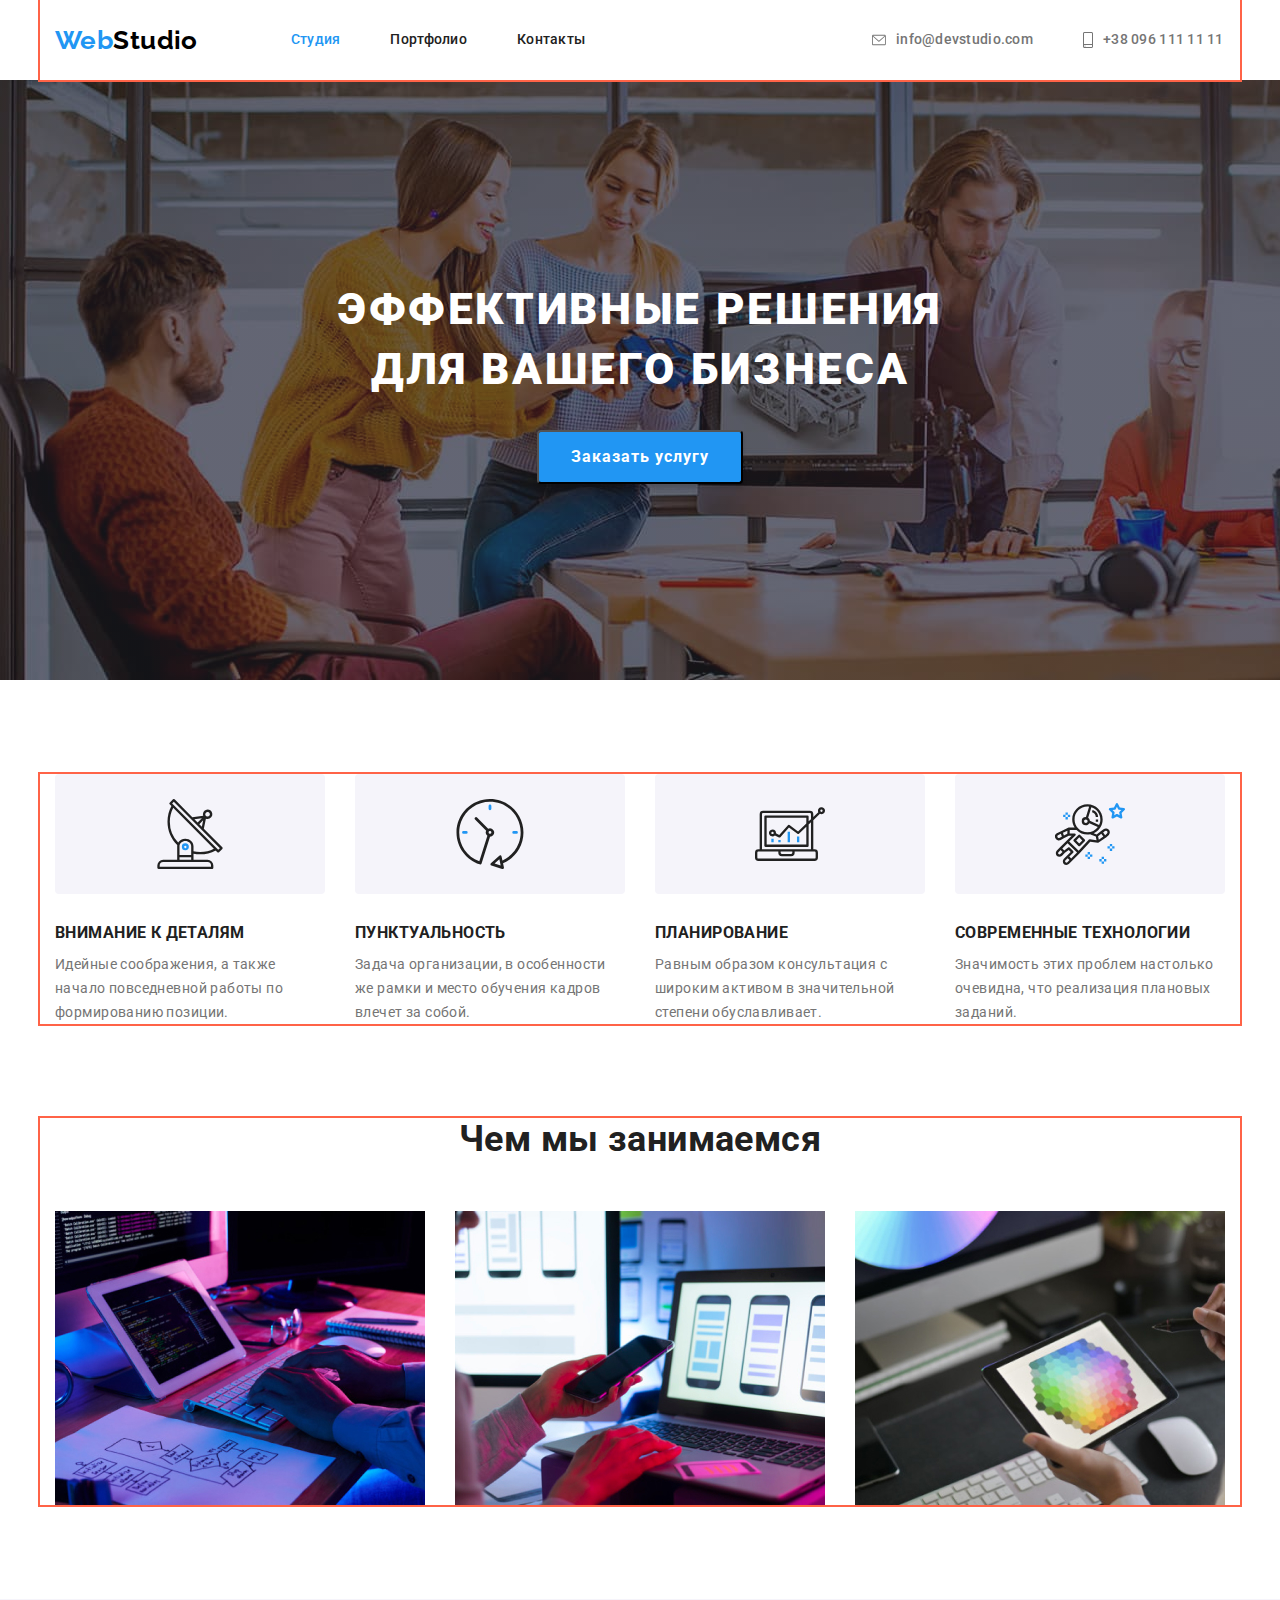
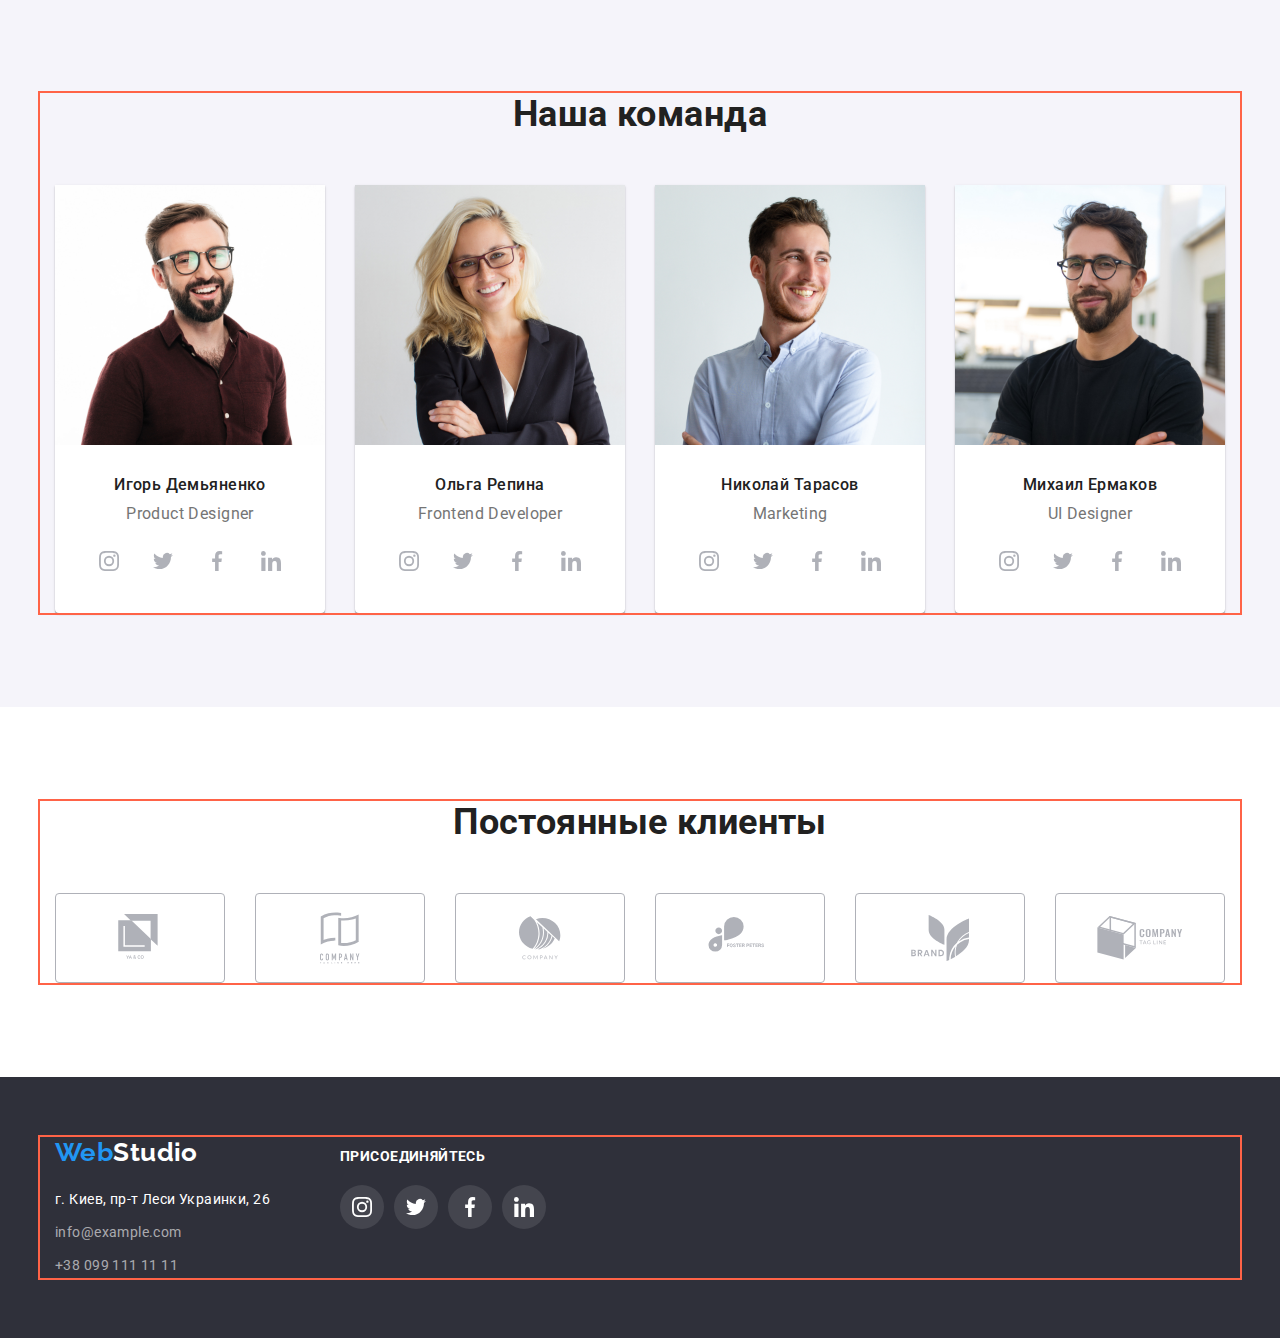
<file: index.html>
<!DOCTYPE html>
<html lang="ru">
<head>
    <meta charset="UTF-8">
    <meta name="viewport" content="width=device-width, initial-scale=1.0">
    <title>Web Studio</title>
    <link rel="preconnect" href="https://fonts.gstatic.com">
    <link href="https://fonts.googleapis.com/css2?family=Raleway:wght@700&family=Roboto:wght@400;500;700;900&display=swap"
        rel="stylesheet">
    <link rel="stylesheet" href="https://cdnjs.cloudflare.com/ajax/libs/modern-normalize/1.0.0/modern-normalize.min.css"/>
    <link rel="stylesheet" href="./css/styles.css">
</head>
<body>
    <!--Шапка сайта-->
    <header>
        <div class="container header">
            <nav class="main-nav">
                <a href="./index.html" class="logo">
                    <span class="logo-web">Web</span><span class="logo-studio-header">Studio</span>
                </a>
                <ul class="site-nav list">
                    <li class="item"><a href="./index.html" class="link current">Студия</a></li>
                    <li class="item"><a href="./portfolio.html" class="link">Портфолио</a></li>
                    <li class="item"><a href="" class="link">Контакты</a></li>
                </ul>
            </nav>
            <address>
                <ul class="contacts list">
                    <li class="item mail">
                        <a href="mailto:info@devstudio.com" class="contact">
                            <svg class="icon-envelope" width="16" height="12">
                                <use href="./images/svg/sprite.svg#icon-envelope"></use>
                            </svg>
                            <span>info@devstudio.com</span>
                        </a>
                    </li>
                    <li class="item tel">
                        <a href="tel:+380961111111" class="contact">
                            <svg class="icon-smartphone" width="10" height="16">
                                <use href="./images/svg/sprite.svg#icon-smartphone"></use>
                            </svg>
                            <span>+38 096 111 11 11</span>
                        </a>
                    </li>
                </ul>
            </address>
        </div>
    </header>

   <main>
    <!--Герой-->
    <section class="hero">
        <div class="overlay">
            <div class="container-header">
                <h1 class="hero-title">Эффективные решения для вашего бизнеса</h1>
                <button type="button" class="hero-button">Заказать услугу</button>
            </div>
        </div>
    </section>
    
    
    <!--Подразумевается заголовок h2 Преимущества-->
    <section class="section-features">
        <div class="container">
            <h2 class="visually-hidden section-title">Преимущества</h2>
                <ul class="feature-list list">
                    <li class="item">
                        <div class="icons-features">
                            <svg class="icon-feature" width="70" height="70">
                                <use href="./images/svg/sprite.svg#icon-antenna"></use>
                            </svg>
                        </div>
                        <h3 class="title">Внимание к деталям</h3>
                        <p>
                            Идейные соображения, а также начало повседневной работы по формированию позиции.
                        </p>
                    </li>
                    <li class="item">
                        <div class="icons-features">
                            <svg class="icon-feature" width="70" height="70">
                                <use href="./images/svg/sprite.svg#icon-clock"></use>
                            </svg>
                        </div>
                        <h3 class="title">Пунктуальность</h3>
                        <p>
                            Задача организации, в особенности же рамки и место обучения кадров влечет за собой.
                        </p>
                    </li>
                    <li class="item">
                        <div class="icons-features">
                            <svg class="icon-feature" width="70" height="70">
                                <use href="./images/svg/sprite.svg#icon-diagram"></use>
                            </svg>
                        </div>
                        <h3 class="title">Планирование</h3>
                        <p>
                            Равным образом консультация с широким активом в значительной степени обуславливает.
                        </p>
                    </li>
                    <li class="item">
                        <div class="icons-features">
                            <svg class="icon-feature" width="70" height="70">
                                <use href="./images/svg/sprite.svg#icon-astronaut"></use>
                            </svg>
                        </div>
                        <h3 class="title">Современные технологии</h3>
                        <p>
                            Значимость этих проблем настолько очевидна, что реализация плановых заданий.
                        </p>
                    </li>
                </ul>
        </div>
    </section>
    
    <!--Чем занимаемся-->
    <section class="section-work">
        <div class="container">
            <h2 class="section-title">Чем мы занимаемся</h2>
                <ul class="work-list list">
                    <li class="item">
                        <img src="./images/img1.jpg" alt="Macbook и клавиатура на столе" width="370" />
                    </li>
                    <li class="item">
                        <img src="./images/img2.jpg" alt="Смартфон и ноутбук" width="370" />
                    </li>
                    <li class="item">
                        <img src="./images/img3.jpg" alt="Выбор цвета на дисплее в Macbook" width="370" />
                    </li>
                </ul>
        </div>
    </section>
    
    <!--Команда-->
    <section class="section-team">
        <div class="container">
            <h2 class="section-title">Наша команда</h2>
                <ul class="team-list list">
                    <li class="item">
                        <img src="./images/photo1.jpg" alt="Фото дизайнера продукта" width="270" />
                        <h3 class="title">Игорь Демьяненко</h3>
                        <p>Product Designer</p>
                        <ul class="icon-list list">
                            <li class="item">
                                <a href="#" class="icon-link">
                                    <svg class="icon-network">
                                        <use href="./images/svg/sprite.svg#icon-instagram"></use>
                                    </svg>
                                </a>
                            </li>
                            <li class="item">
                                <a href="#" class="icon-link">
                                    <svg class="icon-network">
                                        <use href="./images/svg/sprite.svg#icon-twitter"></use>
                                    </svg>
                                </a>
                            </li>
                            <li class="item">
                                <a href="#" class="icon-link">
                                    <svg class="icon-network">
                                        <use href="./images/svg/sprite.svg#icon-facebook"></use>
                                    </svg>
                                </a>
                            </li>
                            <li class="item">
                                <a href="#" class="icon-link">
                                    <svg class="icon-network">
                                        <use href="./images/svg/sprite.svg#icon-linkedin"></use>
                                    </svg>
                                </a>
                            </li>
                        </ul>
                    </li>
                    <li class="item">
                        <img src="./images/photo2.jpg" alt="Фото разработчика" width="270" />
                        <h3 class="title">Ольга Репина</h3>
                        <p>Frontend Developer</p>
                        <ul class="icon-list list">
                            <li class="item">
                                <a href="#" class="icon-link">
                                    <svg class="icon-network">
                                        <use href="./images/svg/sprite.svg#icon-instagram"></use>
                                    </svg>
                                </a>
                            </li>
                            <li class="item">
                                <a href="#" class="icon-link">
                                    <svg class="icon-network">
                                        <use href="./images/svg/sprite.svg#icon-twitter"></use>
                                    </svg>
                                </a>
                            </li>
                            <li class="item">
                                <a href="#" class="icon-link">
                                    <svg class="icon-network">
                                        <use href="./images/svg/sprite.svg#icon-facebook"></use>
                                    </svg>
                                </a>
                            </li>
                            <li class="item">
                                <a href="#" class="icon-link">
                                    <svg class="icon-network">
                                        <use href="./images/svg/sprite.svg#icon-linkedin"></use>
                                    </svg>
                                </a>
                            </li>
                        </ul>
                    </li>
                    <li class="item">
                        <img src="./images/photo3.jpg" alt="Фото маркетолога" width="270" />
                        <h3 class="title">Николай Тарасов</h3>
                        <p>Marketing</p>
                        <ul class="icon-list list">
                            <li class="item">
                                <a href="#" class="icon-link">
                                    <svg class="icon-network">
                                        <use href="./images/svg/sprite.svg#icon-instagram"></use>
                                    </svg>
                                </a>
                            </li>
                            <li class="item">
                                <a href="#" class="icon-link">
                                    <svg class="icon-network">
                                        <use href="./images/svg/sprite.svg#icon-twitter"></use>
                                    </svg>
                                </a>
                            </li>
                            <li class="item">
                                <a href="#" class="icon-link">
                                    <svg class="icon-network">
                                        <use href="./images/svg/sprite.svg#icon-facebook"></use>
                                    </svg>
                                </a>
                            </li>
                            <li class="item">
                                <a href="#" class="icon-link">
                                    <svg class="icon-network">
                                        <use href="./images/svg/sprite.svg#icon-linkedin"></use>
                                    </svg>
                                </a>
                            </li>
                        </ul>
                    </li>
                    <li class="item">
                        <img src="./images/photo4.jpg" alt="Фото дизайнера" width="270" />
                        <h3 class="title">Михаил Ермаков</h3>
                        <p>UI Designer</p>
                        <ul class="icon-list list">
                            <li class="item">
                                <a href="#" class="icon-link">
                                    <svg class="icon-network">
                                        <use href="./images/svg/sprite.svg#icon-instagram"></use>
                                    </svg>
                                </a>
                            </li>
                            <li class="item">
                                <a href="#" class="icon-link">
                                    <svg class="icon-network">
                                        <use href="./images/svg/sprite.svg#icon-twitter"></use>
                                    </svg>
                                </a>
                            </li>
                            <li class="item">
                                <a href="#" class="icon-link">
                                    <svg class="icon-network">
                                        <use href="./images/svg/sprite.svg#icon-facebook"></use>
                                    </svg>
                                </a>
                            </li>
                            <li class="item">
                                <a href="#" class="icon-link">
                                    <svg class="icon-network">
                                        <use href="./images/svg/sprite.svg#icon-linkedin"></use>
                                    </svg>
                                </a>
                            </li>
                        </ul>
                    </li>
                </ul>
        </div>
    </section>

    <!-- Постоянные клиенты -->

    <section class="section-clients">
        <div class="container">
            <h2 class="section-title">Постоянные клиенты</h2>
            <ul class="clients-list list">
                <li class="item">
                    <a href="#" class="client-link">
                        <svg class="client-logo" width="44" height="48">
                            <use href="./images/svg/sprite.svg#icon-logo-1"></use>
                        </svg>
                    </a>
                </li>
                <li class="item">
                    <a href="#" class="client-link">
                        <svg class="client-logo" width="40" height="52">
                            <use href="./images/svg/sprite.svg#icon-logo-2"></use>
                        </svg>
                    </a>
                </li>
                <li class="item">
                    <a href="#" class="client-link">
                        <svg class="client-logo" width="42" height="44">
                            <use href="./images/svg/sprite.svg#icon-logo-3"></use>
                        </svg>
                    </a>
                </li>
                <li class="item">
                    <a href="#" class="client-link">
                        <svg class="client-logo" width="80" height="42">
                            <use href="./images/svg/sprite.svg#icon-logo-4"></use>
                        </svg>
                    </a>
                </li>
                <li class="item">
                    <a href="#" class="client-link">
                        <svg class="client-logo" width="58" height="46">
                            <use href="./images/svg/sprite.svg#icon-logo-5"></use>
                        </svg>
                    </a>
                </li>
                <li class="item">
                    <a href="#" class="client-link">
                        <svg class="client-logo" width="88" height="44">
                            <use href="./images/svg/sprite.svg#icon-logo-6"></use>
                        </svg>
                    </a>
                </li>
                
            </ul>
        </div>
    </section>
   </main>

    <!--Футер-->
    <footer>
        <div class="container footer">
            <div class="address-footer">
                <a href="/" class="logo">
                    <span class="logo-web">Web</span><span class="logo-studio-footer">Studio</span>
                </a>
                <address class="address">г. Киев, пр-т Леси Украинки, 26</address>
                <address>
                    <ul class="contacts-footer list">
                        <li class="item"><a href="mailto:info@example.com" class="contact-footer">info@example.com</a></li>
                        <li class="item"><a href="tel:+380991111111" class="contact-footer">+38 099 111 11 11</a></li>
                    </ul>
                </address>
            </div>
    
            <div class="accost">
                <p>Присоединяйтесь</p>
                <ul class="network-list-company list">
                    <li class="item">
                        <a href="#" class="network-link-company">
                            <svg class="icon-network-company">
                                <use href="./images/svg/sprite.svg#icon-instagram"></use>
                            </svg>
                        </a>
                    </li>
                    <li class="item">
                        <a href="#" class="network-link-company">
                            <svg class="icon-network-company">
                                <use href="./images/svg/sprite.svg#icon-twitter"></use>
                            </svg>
                        </a>
                    </li>
                    <li class="item">
                        <a href="#" class="network-link-company">
                            <svg class="icon-network-company">
                                <use href="./images/svg/sprite.svg#icon-facebook"></use>
                            </svg>
                        </a>
                    </li>
                    <li class="item">
                        <a href="#" class="network-link-company">
                            <svg class="icon-network-company">
                                <use href="./images/svg/sprite.svg#icon-linkedin"></use>
                            </svg>
                        </a>
                    </li>
                </ul>
            </div>
        </div>
    </footer>

</body>
</html>
</file>
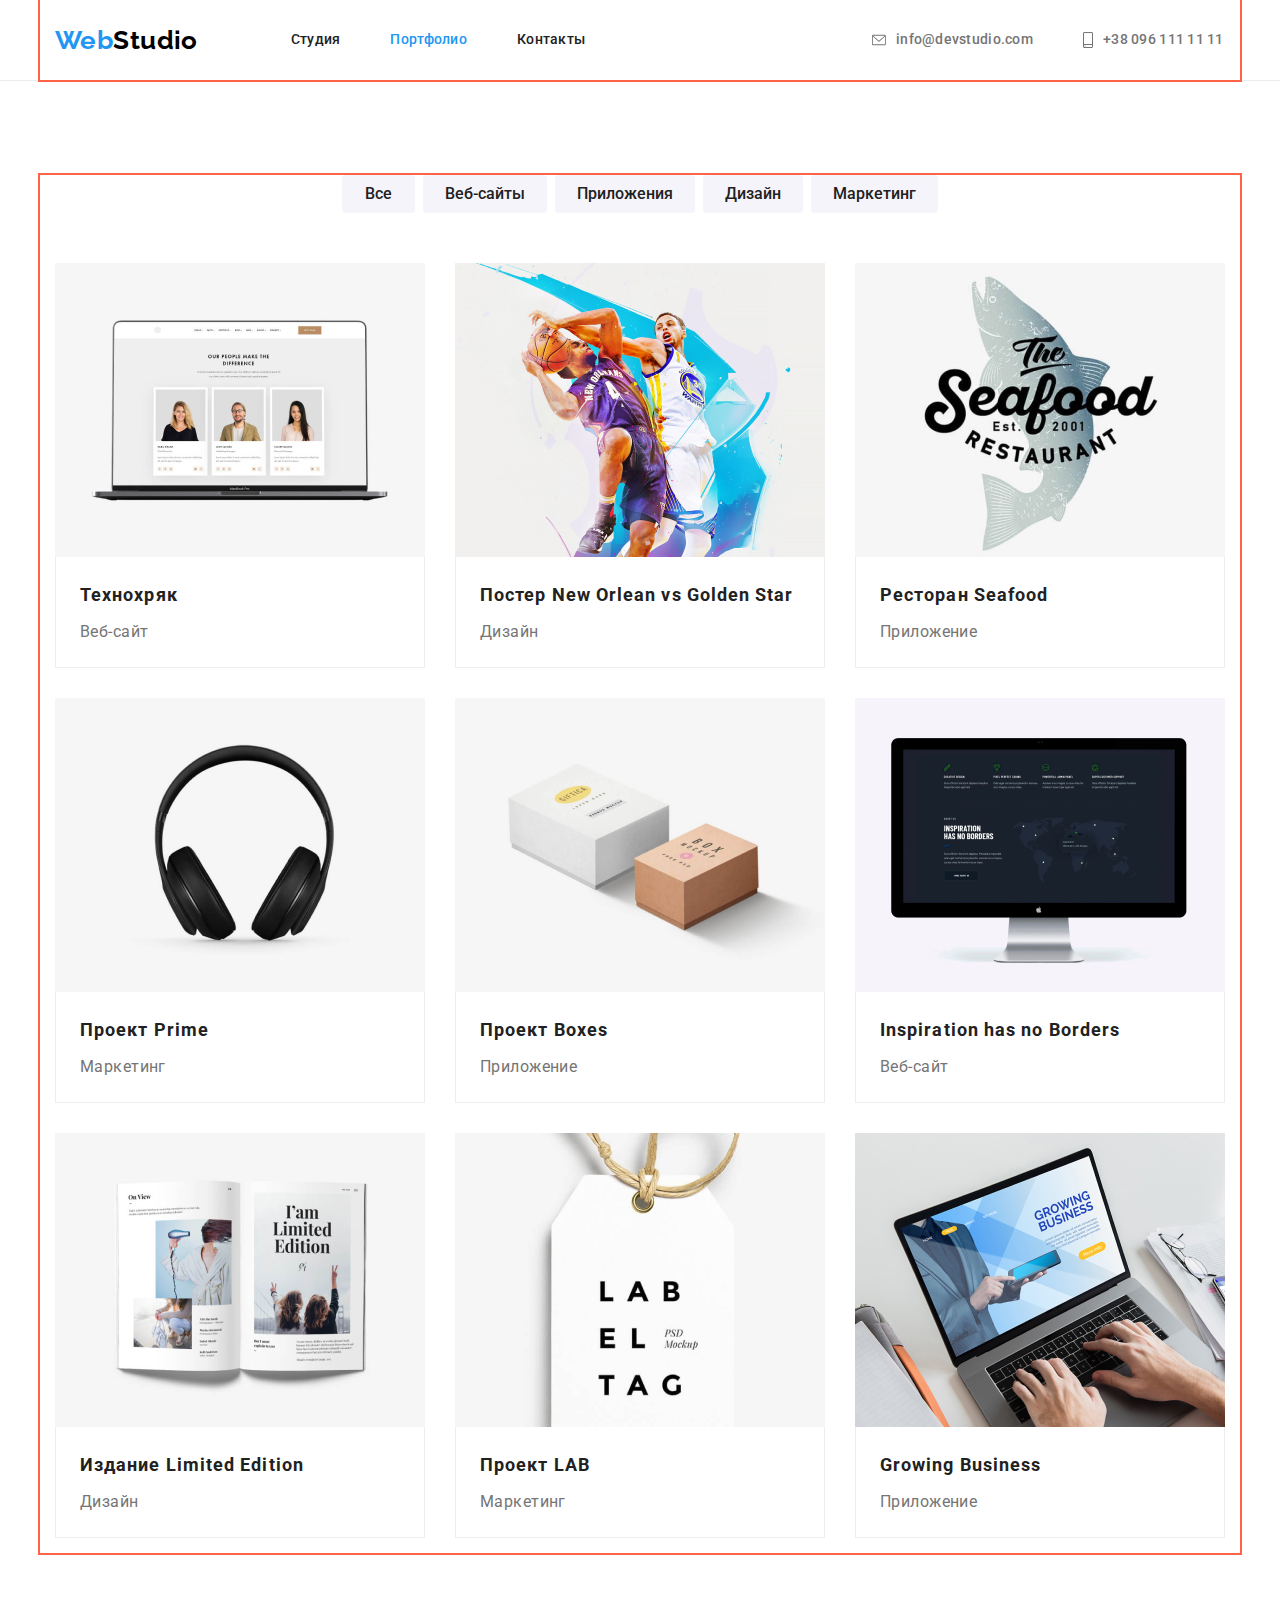
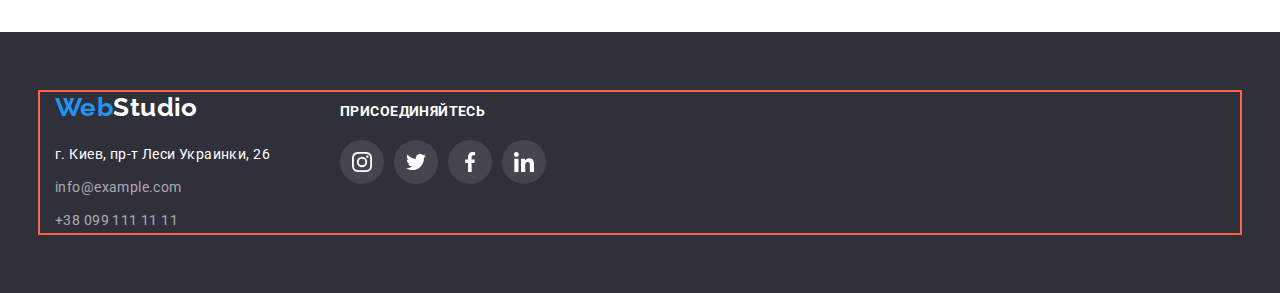
<file: portfolio.html>
<!DOCTYPE html>
<html lang="ru">

<head>
    <meta charset="UTF-8">
    <meta name="viewport" content="width=device-width, initial-scale=1.0">
    <title>Web Studio</title>
    <link rel="preconnect" href="https://fonts.gstatic.com">
    <link href="https://fonts.googleapis.com/css2?family=Raleway:wght@700&family=Roboto:wght@400;500;700;900&display=swap"
        rel="stylesheet">
    <link rel="stylesheet" href="https://cdnjs.cloudflare.com/ajax/libs/modern-normalize/1.0.0/modern-normalize.min.css"/>
    <link rel="stylesheet" href="./css/styles.css">
</head>

<body>
    <!--Шапка сайта-->
    <header class="border-header">
        <div class="container header">
            <nav class="main-nav">
                <a href="./index.html" class="logo">
                    <span class="logo-web">Web</span><span class="logo-studio-header">Studio</span>
                </a>
                <ul class="site-nav list">
                    <li class="item"><a href="./index.html" class="link">Студия</a></li>
                    <li class="item"><a href="./portfolio.html" class="link current">Портфолио</a></li>
                    <li class="item"><a href="" class="link">Контакты</a></li>
                </ul>
            </nav>
            <address>
                <ul class="contacts list">
                    <li class="item mail">
                        <a href="mailto:info@devstudio.com" class="contact">
                            <svg class="icon-envelope" width="16" height="12">
                                <use href="./images/svg/sprite.svg#icon-envelope"></use>
                            </svg>
                            <span>info@devstudio.com</span>
                        </a>
                    </li>
                    <li class="item tel">
                        <a href="tel:+380961111111" class="contact">
                            <svg class="icon-smartphone" width="10" height="16">
                                <use href="./images/svg/sprite.svg#icon-smartphone"></use>
                            </svg>
                            <span>+38 096 111 11 11</span>
                        </a>
                    </li>
                </ul>
            </address>
        </div>
    </header>

    <main>
        <section class="section-projects">
            <h1 class="hero-title visually-hidden">Портфолио</h1>
                <div class="container projects">
                    <h2 class="visually-hidden section-title">Наши проекты</h2>
                        <ul class="project-button-list list">
                            <li class="item"><button type="button" class="project-button">Все</button></li>
                            <li class="item"><button type="button" class="project-button">Веб-сайты</button></li>
                            <li class="item"><button type="button" class="project-button">Приложения</button></li>
                            <li class="item"><button type="button" class="project-button">Дизайн</button></li>
                            <li class="item"><button type="button" class="project-button">Маркетинг</button></li>
                        </ul>
                        <ul class="project-list list">
                            <li class="project">
                                <a href="#">
                                    <img src="./images/portfolio/website-1.jpg" alt="Ноутбук с открытой страницой сайта с карточками сотрудников" width="370">
                                    <div class="card-content">
                                        <h3 class="title">Технохряк</h3>
                                        <p>Веб-сайт</p>
                                    </div>
                                </a>
                            </li>
                            <li class="project">
                                <a href="#">
                                    <img src="./images/portfolio/design-1.jpg" alt="Двое мужчин, играющих в баскетбол за разные команды, борятся за мяч"
                                        width="370">
                                    <div class="card-content">
                                        <h3 class="title">Постер New Orlean vs Golden Star</h3>
                                        <p>Дизайн</p>
                                    </div>
                                </a>
                            </li>
                            <li class="project">
                                <a href="#">
                                    <img src="./images/portfolio/application-1.jpg" alt="Полупрозрачная рыба на фоне надписи"
                                        width="370">
                                    <div class="card-content">
                                        <h3 class="title">Ресторан Seafood</h3>
                                        <p>Приложение</p>
                                    </div>
                                </a>
                            </li>
                            <li class="project">
                                <a href="#">
                                    <img src="./images/portfolio/marketing-1.jpg" alt="Большие наушники" width="370">
                                    <div class="card-content">
                                        <h3 class="title">Проект Prime</h3>
                                        <p>Маркетинг</p>
                                    </div>
                                </a>
                            </li>
                            <li class="project">
                                <a href="#">
                                    <img src="./images/portfolio/application-2.jpg" alt="Две коробки - большая и маленькая" width="370">
                                    <div class="card-content">
                                        <h3 class="title">Проект Boxes</h3>
                                        <p>Приложение</p>
                                    </div>
                                </a>
                            </li>
                            <li class="project">
                                <a href="#">
                                    <img src="./images/portfolio/website-2.jpg" alt="Компьютер с открытой страницой сайта с изображением карты" width="370">
                                    <div class="card-content">
                                        <h3 class="title">Inspiration has no Borders</h3>
                                        <p>Веб-сайт</p>
                                    </div>
                                </a>
                            </li>
                            <li class="project">
                                <a href="#">
                                    <img src="./images/portfolio/design-2.jpg" alt="Открытая книга с изображениями женщин надписью ограниченный выпуск"
                                        width="370">
                                    <div class="card-content">
                                        <h3 class="title">Издание Limited Edition</h3>
                                        <p>Дизайн</p>
                                    </div>
                                </a>
                            </li>
                            <li class="project">
                                <a href="#">
                                    <img src="./images/portfolio/marketing-2.jpg" alt="Бирка з надписью Lab el tag в PSD макете"
                                        width="370">
                                    <div class="card-content">
                                        <h3 class="title">Проект LAB</h3>
                                        <p>Маркетинг</p>
                                    </div>
                                </a>
                            </li>
                            <li class="project">
                                <a href="#">
                                    <img src="./images/portfolio/application-3.jpg" alt="Мужские руки нажимают на кнопки клавиатуры в нотбуке, в котором открыта страница с изображением мужчины с телефоном" width="370">
                                    <div class="card-content">
                                        <h3 class="title">Growing Business</h3>
                                        <p>Приложение</p>
                                    </div>
                                </a>
                            </li>
                        </ul>
                </div>
        </section>       
    </main>

    <!--Футер-->
    <footer>
        <div class="container footer">
            <div class="address-footer">
                <a href="/" class="logo">
                    <span class="logo-web">Web</span><span class="logo-studio-footer">Studio</span>
                </a>
                <address class="address">г. Киев, пр-т Леси Украинки, 26</address>
                <address>
                    <ul class="contacts-footer list">
                        <li class="item"><a href="mailto:info@example.com" class="contact-footer">info@example.com</a></li>
                        <li class="item"><a href="tel:+380991111111" class="contact-footer">+38 099 111 11 11</a></li>
                    </ul>
                </address>
            </div>

            <div class="accost">
                <p>Присоединяйтесь</p>
                <ul class="network-list-company list">
                    <li class="item">
                        <a href="#" class="network-link-company">
                            <svg class="icon-network-company">
                                <use href="./images/svg/sprite.svg#icon-instagram"></use>
                            </svg>
                        </a>
                    </li>
                    <li class="item">
                        <a href="#" class="network-link-company">
                            <svg class="icon-network-company">
                                <use href="./images/svg/sprite.svg#icon-twitter"></use>
                            </svg>
                        </a>
                    </li>
                    <li class="item">
                        <a href="#" class="network-link-company">
                            <svg class="icon-network-company">
                                <use href="./images/svg/sprite.svg#icon-facebook"></use>
                            </svg>
                        </a>
                    </li>
                    <li class="item">
                        <a href="#" class="network-link-company">
                            <svg class="icon-network-company">
                                <use href="./images/svg/sprite.svg#icon-linkedin"></use>
                            </svg>
                        </a>
                    </li>
                </ul>

            </div>
        </div>
    </footer>

</body>

</html>
</file>
<file: css/styles.css>
/*цвет основного текста - заголовков #212121*/
/*цвет вторичного текста - параграфов и контактов #757575*/
/*цвет контактов в футере rgba(255, 255, 255, 0.6)*/
/*цвет-акцент - при ховере и цвет лого #2196F3 #000000*/
/*цвет фона основной #FFFFFF*/
/*цвет фона вторичный #F5F4FA*/
/*цвет фона футера #2F303A*/
/*цвет фона секции з заголовком h1 #2F303A*/

:root {
  --primary-text-color: #757575;
  --title-text-color: #212121;
  --accent-color: #2196f3;
  --primary-white-color: #ffffff;
  --black-color: #000000;
  --text-footer: rgba(255, 255, 255, 0.6);
  --secondary-bg-color: #f5f4fa;
  --primary-fill-color: #afb1b8;
  --footer-bg-color: #2f303a;
  --network-bg-color: rgba(255, 255, 255, 0.1);
  --main-font: roboto, sans-serif;
  --secondary-font: raleway, sans-serif;
  --main-font-size: 14px;
  --logo-font-size: 26px;
  --hero-font-size: 44px;
  --button-team-project-font-size: 16px;
  --htitle-font-size: 36px;
  --title-project-font-size: 18px;
  --primary-font-weight: 400;
  --secondary-font-weight: 500;
  --title-font-weight: 700;
  --hero-title-font-weight: 900;
  --border-project-color: #eeeeee;
}

body {
  background-color: var(--primary-white-color);
  color: var(--primary-text-color);

  font-family: var(--main-font);
  font-size: var(--main-font-size);
  line-height: 1.71;
  letter-spacing: 0.03em;
}

.list {
  padding: 0;
  margin: 0;

  list-style: none;
  font-style: normal;
}

.container {
  margin-left: auto;
  margin-right: auto;
  padding-left: 15px;
  padding-right: 15px;

  width: 1200px;
  outline: 2px solid tomato;
}

/* Site nav */

.border-header {
  border-bottom: 1px solid #ececec;
}

.logo-web {
  color: var(--accent-color);
}

.logo-studio-header {
  color: var(--black-color);
}

.logo {
  text-decoration: none;

  font-family: var(--secondary-font);
  font-weight: var(--title-font-weight);
  font-size: var(--logo-font-size);
  line-height: 1.19;
}

.container.header {
  display: flex;
  align-items: center;
}

.main-nav {
  display: flex;
  align-items: center;
}

.site-nav {
  display: flex;
  margin-left: 93px;
}

.site-nav .item + .item {
  margin-left: 50px;
}

.contacts {
  display: flex;
}

.contacts .item + .item {
  margin-left: 50px;
}

.header address {
  margin-left: auto;
}

.site-nav .link,
.contacts .contact {
  display: block;
  padding-top: 32px;
  padding-bottom: 32px;

  text-decoration: none;

  font-weight: var(--secondary-font-weight);
  line-height: 1.14;
  letter-spacing: 0.02em;
}

.site-nav .link.current {
  color: var(--accent-color);
  text-decoration: none;
}

.site-nav .link {
  color: var(--title-text-color);
}

.contacts .item.mail {
  width: 161px;
}

.contacts .item.tel {
  width: 142px;
}

.contacts .contact {
  display: flex;
  align-items: center;
  border: none;
  width: 100%;

  color: var(--primary-text-color);
}

.icon-envelope {
  margin-right: 10px;
  width: 16px;
  height: 12px;
  fill: currentColor;
}

.site-nav .link:hover,
.site-nav .link:focus,
.contacts .contact:hover,
.contacts .contact:focus {
  color: var(--accent-color);
}

.icon-smartphone {
  margin-right: 10px;
  width: 10px;
  height: 16px;
  fill: currentColor;
}

/* Hero */

/* временно с фоном для наглядности */

.hero {
  padding-top: 0;
  padding-bottom: 0;
  text-align: center;
}

.overlay {
  margin-left: auto;
  margin-right: auto;
  max-width: 1600px;
  height: 600px;
  background-image: linear-gradient(
      to right,
      rgba(47, 48, 58, 0.4),
      rgba(47, 48, 58, 0.4)
    ),
    url('../images/hero.jpg');
  background-size: cover;
  background-repeat: no-repeat;
  background-color: #2f303a;
}

.container-header {
  margin-left: auto;
  margin-right: auto;
  padding-top: 200px;
  width: 696px;
}

.hero-title {
  margin-top: 0;
  margin-bottom: 30px;

  color: var(--primary-white-color);

  font-weight: var(--hero-title-font-weight);
  font-size: var(--hero-font-size);
  line-height: 1.36;
  letter-spacing: 0.06em;
  text-transform: uppercase;
}

/* Hero Button */

.hero-button {
  display: inline-block;
  padding: 10px 32px;

  min-width: 200px;
  min-height: 50px;

  color: var(--primary-white-color);
  background-color: var(--accent-color);

  font-family: inherit;
  font-weight: var(--title-font-weight);
  font-size: var(--button-team-project-font-size);
  line-height: 1.87;
  letter-spacing: 0.06em;
  text-align: center;
  cursor: pointer;

  border-radius: 4px;
  box-shadow: 0px 4px 4px rgba(0, 0, 0, 0.15);
}

/* Sections */

section {
  padding-top: 94px;
  padding-bottom: 94px;
}

/* Section features */

.visually-hidden {
  position: absolute;
  clip: rect(0 0 0 0);
  width: 1px;
  height: 1px;
  margin: -1px;
}

.feature-list {
  display: flex;
  justify-content: space-between;
}

.feature-list .item {
  width: calc((100% - 90px) / 4);
  margin-right: 30px;
}

.feature-list .item:nth-child(4) {
  margin-right: 0;
}

.title {
  color: var(--title-text-color);
}

.feature-list .title {
  margin-top: 0;
  margin-bottom: 10px;

  font-weight: var(--title-font-weight);
  line-height: 1.14;
  text-transform: uppercase;
}

.feature-list p,
.team-list p {
  margin-top: 0;
  margin-bottom: 0px;

  font-weight: var(--primary-font-weight);
}

.icons-features {
  display: flex;
  justify-content: center;
  align-items: center;
  margin-bottom: 30px;

  height: 120px;

  border-radius: 4px;
  background-color: var(--secondary-bg-color);
}

/* Section works */

.section-work {
  padding-top: 0px;
}

.section-title {
  margin-top: 0;
  margin-bottom: 50px;

  color: var(--title-text-color);

  font-weight: var(--title-font-weight);
  font-size: var(--htitle-font-size);
  line-height: 1.17;
  text-align: center;
}

.work-list {
  display: flex;
  flex-wrap: wrap;
  justify-content: space-between;
}

.work-list .item {
  width: calc((100% - 60px) / 3);
  margin-right: 30px;
}

.work-list .item:nth-child(3n) {
  margin-right: 0;
}

/* Section team */

.section-team {
  background-color: var(--secondary-bg-color);
}

.team-list {
  display: flex;
  flex-wrap: wrap;
  justify-content: space-between;
}

.team-list > .item {
  width: calc((100% - 90px) / 4);
  margin-right: 30px;
  padding-bottom: 30px;

  background: var(--primary-white-color);

  text-align: center;

  border-radius: 0px 0px 4px 4px;
  box-shadow: 0px 1px 3px rgba(0, 0, 0, 0.12), 0px 1px 1px rgba(0, 0, 0, 0.14),
    0px 2px 1px rgba(0, 0, 0, 0.2);
}

.team-list .item:nth-child(4n) {
  margin-right: 0;
}

.team-list img {
  display: block;
  margin-bottom: 30px;
}

.team-list .title {
  margin-top: 0;
  margin-bottom: 10px;

  font-weight: var(--secondary-font-weight);
}

.team-list .title,
.team-list p {
  font-size: var(--button-team-project-font-size);
  line-height: 1.19;
}

.icon-list {
  display: flex;
  margin-top: 16px;
  padding-left: 32px;
  padding-right: 32px;
  justify-content: space-between;
}

.icon-list > .item {
  width: 44px;
  height: 44px;
}

.icon-list > .item:not(:last-child) {
  margin-right: 10px;
}

.icon-link {
  display: flex;
  justify-content: center;
  align-items: center;
  width: 100%;
  height: 100%;

  border-radius: 50%;
  color: var(--primary-fill-color);
}

.icon-link:hover,
.icon-link:focus {
  color: var(--primary-white-color);
  background-color: var(--accent-color);
}

.icon-network {
  width: 20px;
  height: 20px;
  fill: currentColor;
}

/* Clients */

.clients-list {
  display: flex;
  margin: 0;
  /* justify-content: space-between; */
}

.clients-list > .item {
  width: 170px;
  height: 90px;
}

.clients-list > .item:not(:last-child) {
  margin-right: 30px;
}

.client-link {
  display: flex;
  justify-content: center;
  align-items: center;
  width: 100%;
  height: 100%;

  color: var(--primary-fill-color);
  border-radius: 4px;
  border: 1px solid var(--primary-fill-color);
}

.client-link:hover,
.client-link:focus {
  color: var(--accent-color);
  border: 1px solid var(--accent-color);
  filter: drop-shadow(0px 4px 4px rgba(0, 0, 0, 0.25));
}

.client-logo {
  fill: currentColor;
}

/* Footer */

footer {
  padding-top: 60px;
  padding-bottom: 60px;

  background-color: var(--footer-bg-color);
}

.container.footer {
  display: flex;
  align-items: baseline;
  justify-content: flex-start;
}

.address-footer > .logo {
  display: block;
  margin-bottom: 20px;
}

.logo-studio-footer {
  color: var(--primary-white-color);
}

.contacts-footer > .item:not(:last-child) {
  margin-bottom: 9px;
}

.address-footer > .address {
  margin-bottom: 9px;

  color: var(--primary-white-color);
  text-decoration: none;

  font-weight: var(--primary-font-weight);
  font-style: normal;
}

.contacts-footer .contact-footer {
  color: var(--text-footer);
  text-decoration: none;

  font-weight: var(--primary-font-weight);
}

.accost {
  margin-left: 70px;

  width: 206px;
  height: 80px;
}

.accost > p {
  margin-top: 0;
  margin-bottom: 20px;

  font-weight: 700;
  line-height: 1.14;
  text-transform: uppercase;
  color: var(--primary-white-color);
}

.network-list-company {
  display: flex;
  justify-content: space-between;
}

.network-list-company .item {
  width: 44px;
  height: 44px;
}

.network-list-company .item:not(:last-child) {
  margin-right: 10px;
}

.network-link-company {
  display: flex;
  justify-content: center;
  align-items: center;
  width: 100%;
  height: 100%;

  border-radius: 50%;
  color: var(--primary-white-color);
  background-color: var(--network-bg-color);
}

.network-link-company:hover,
.network-link-company:focus {
  background-color: var(--accent-color);
}

.icon-network-company {
  width: 20px;
  height: 20px;
  fill: currentColor;
}

/* Стили для portfolio.html */

.container.projects {
  margin-bottom: 0;
}

.project-button-list {
  display: flex;
  margin-bottom: 50px;
  justify-content: center;
}

.project-button-list .item + .item {
  margin-left: 8px;
}

.project-button {
  display: inline-block;
  padding: 6px 22px;
  border-radius: 4px;
  border: none;
  outline: transparent;

  min-width: 73px;
  min-height: 38px;

  color: var(--title-text-color);
  background-color: var(--secondary-bg-color);

  font-family: inherit;
  font-weight: var(--secondary-font-weight);
  font-size: var(--button-team-project-font-size);
  line-height: 1.63;
  text-align: center;
  cursor: pointer;
}

.project-button:hover,
.project-button:focus {
  color: var(--primary-white-color);
  background-color: var(--accent-color);

  box-shadow: 0px 3px 1px rgba(0, 0, 0, 0.1), 0px 1px 2px rgba(0, 0, 0, 0.08),
    0px 2px 2px rgba(0, 0, 0, 0.12);
}

.project-list {
  display: flex;
  flex-wrap: wrap;
  margin: -15px;
}

.project-list > .project {
  width: 370px;
  margin: 15px;
}

.project a {
  display: block;

  text-decoration: none;
}

.project a:hover,
.project a:focus {
  box-shadow: 0px 1px 1px rgba(0, 0, 0, 0.12), 0px 4px 4px rgba(0, 0, 0, 0.06),
    1px 4px 6px rgba(0, 0, 0, 0.16);
  outline: transparent;
}

img {
  display: block;
  max-width: 100%;
  height: auto;
}

.card-content {
  padding: 20px 24px;

  background-color: var(--primary-white-color);
  border-right: 1px solid var(--border-project-color);
  border-bottom: 1px solid var(--border-project-color);
  border-left: 1px solid var(--border-project-color);
}

.card-content .title {
  margin-top: 0;
  margin-bottom: 4px;

  font-weight: var(--title-font-weight);
  font-size: var(--title-project-font-size);
  line-height: 2;
  letter-spacing: 0.06em;
}

.card-content p {
  margin-top: 0;
  margin-bottom: 0;

  color: var(--primary-text-color);

  font-size: var(--button-team-project-font-size);
  line-height: 1.87;
  font-weight: var(--primary-font-weight);
}
</file>
